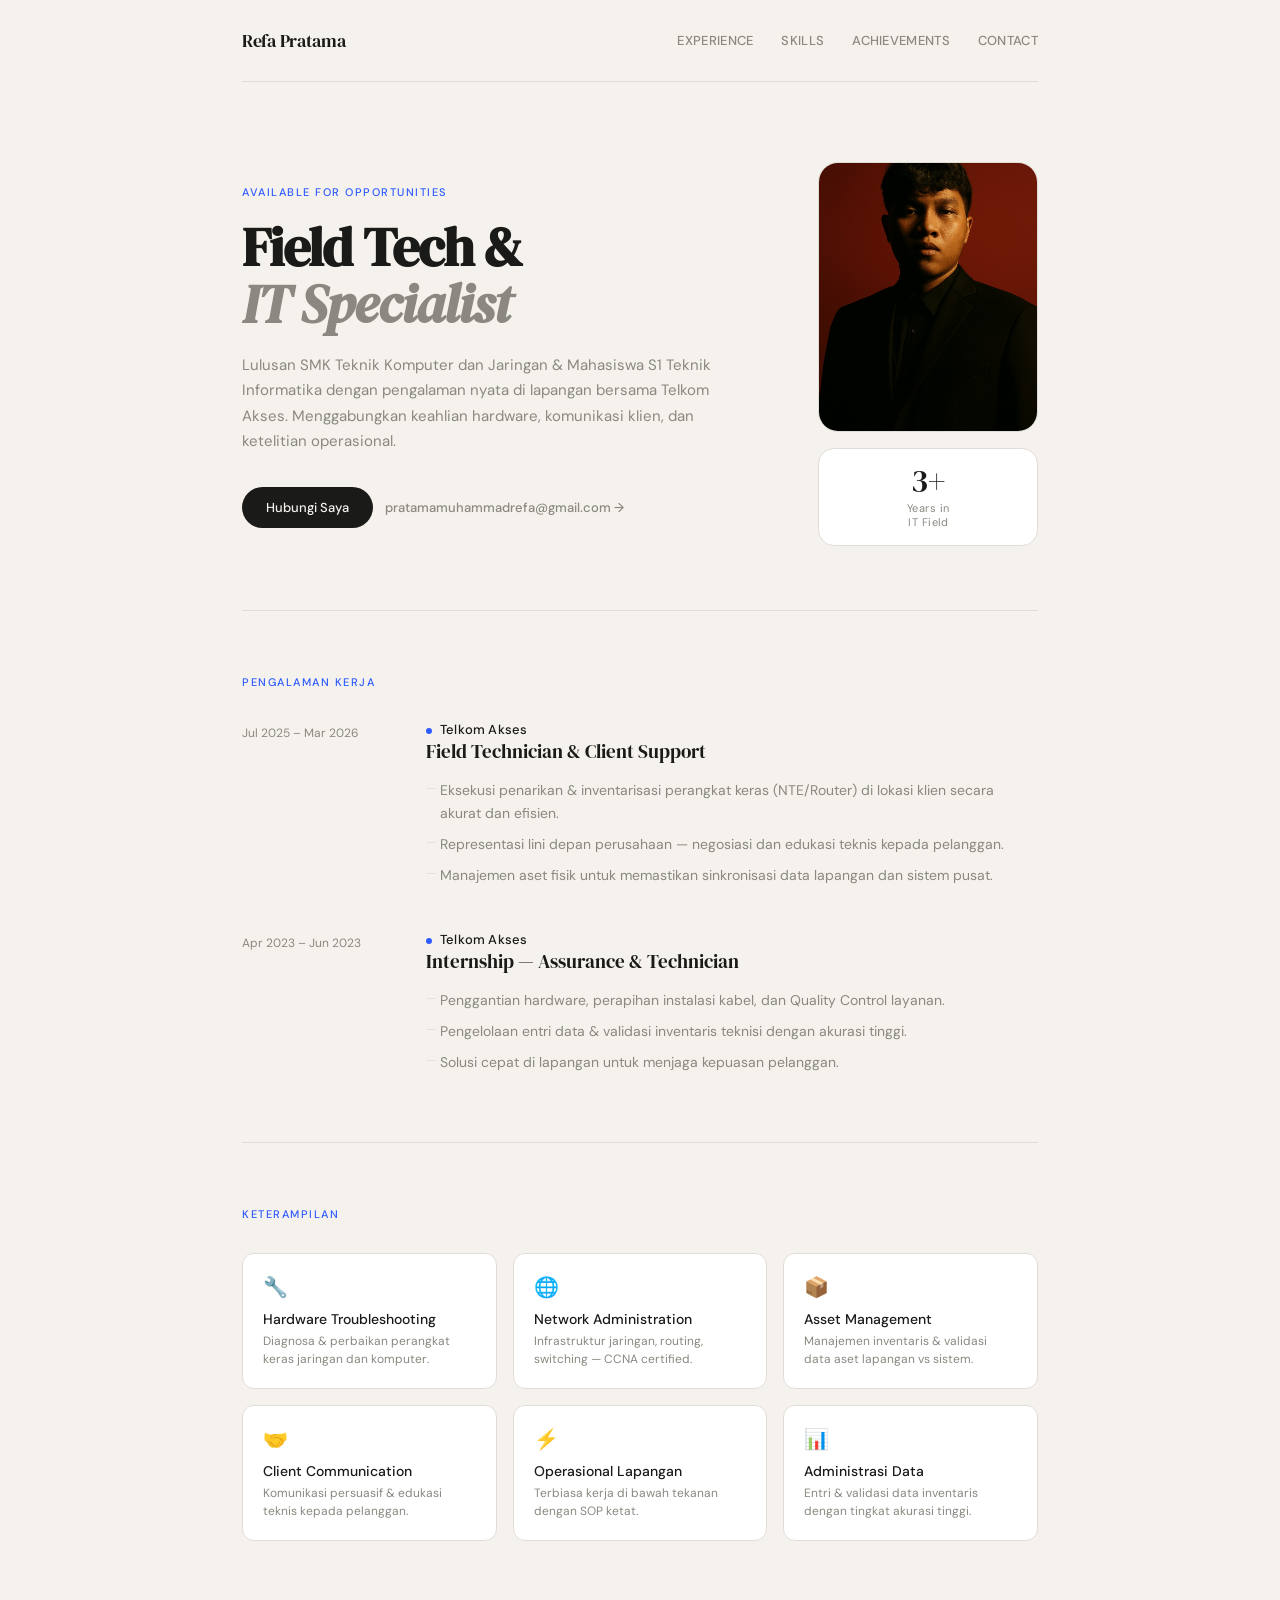
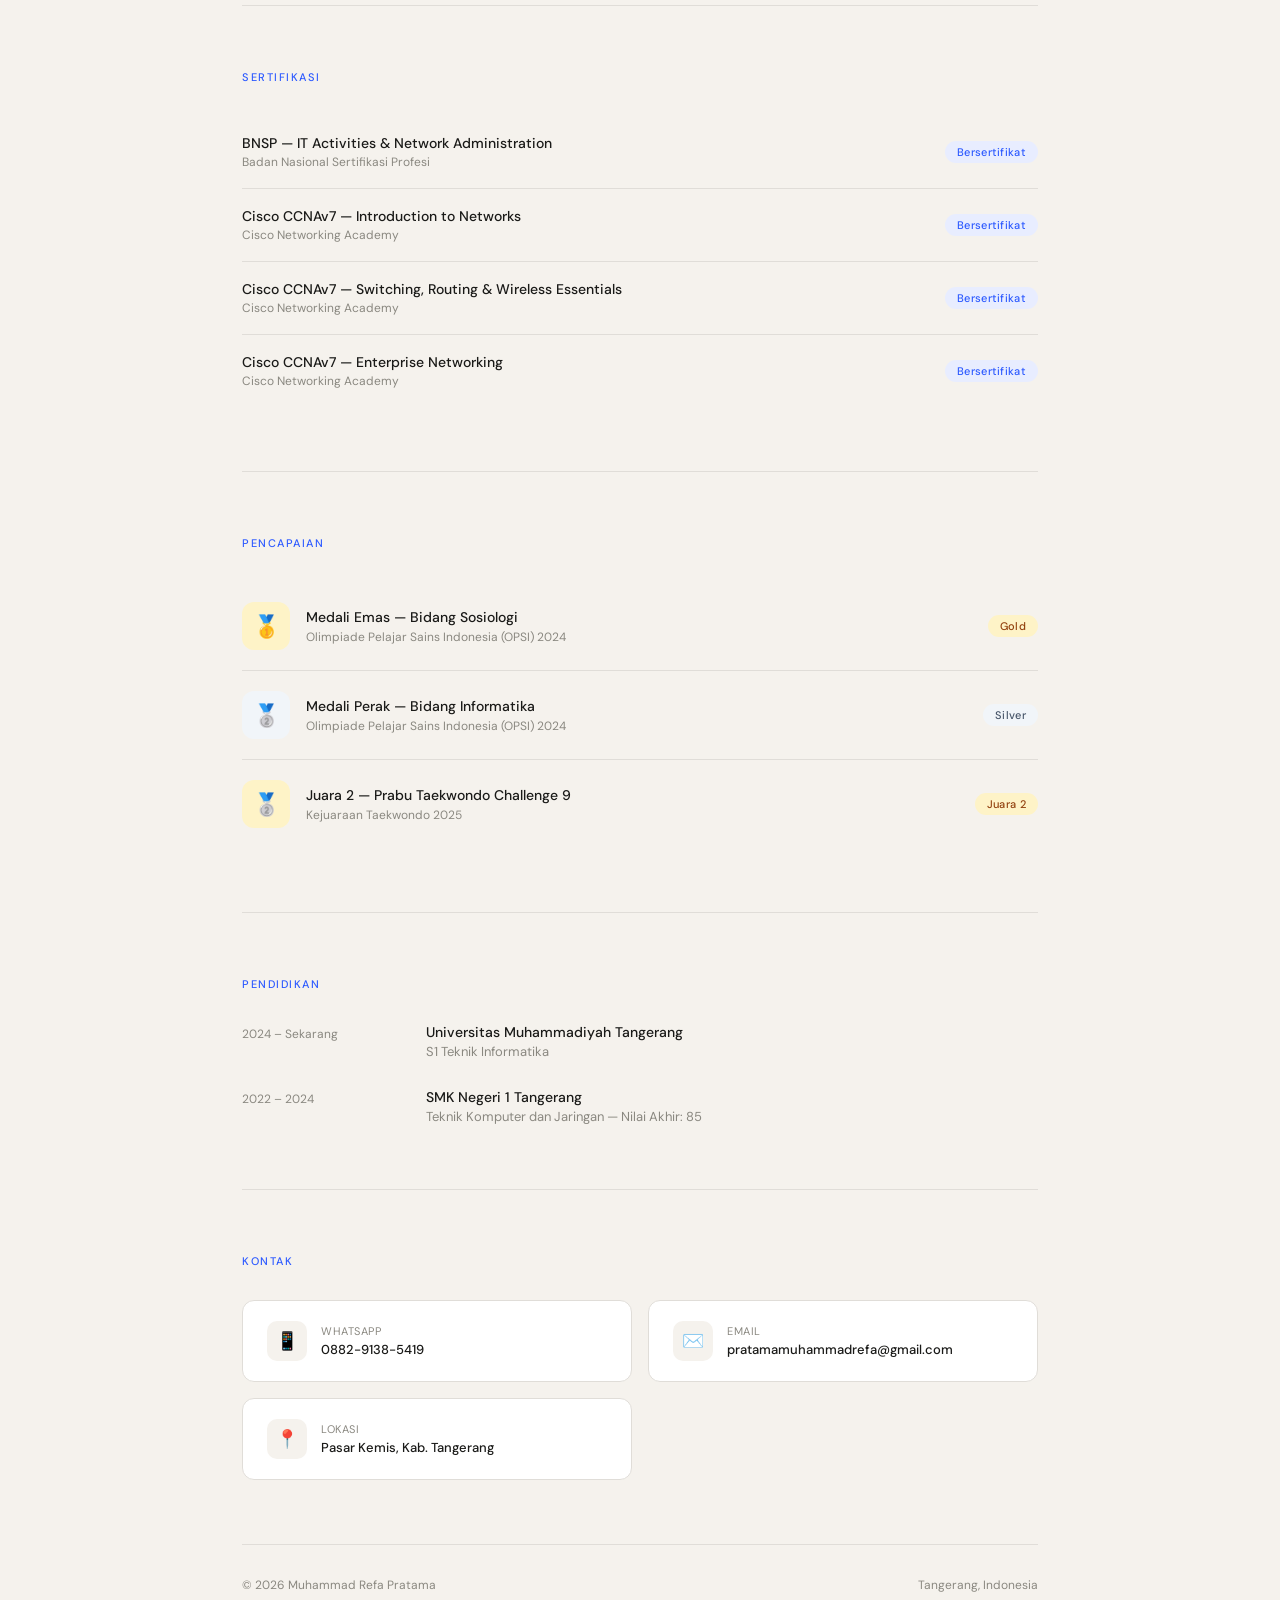
<file: index.html>
<!DOCTYPE html>
<html lang="id">
<head>
  <meta charset="UTF-8" />
  <meta name="viewport" content="width=device-width, initial-scale=1.0" />
  <title>Muhammad Refa Pratama — Portfolio</title>
  <link rel="preconnect" href="https://fonts.googleapis.com" />
  <link rel="preconnect" href="https://fonts.gstatic.com" crossorigin />
  <link href="https://fonts.googleapis.com/css2?family=DM+Serif+Display:ital@0;1&family=DM+Sans:wght@300;400;500&display=swap" rel="stylesheet" />
  <!-- Menghubungkan file CSS eksternal -->
  <link rel="stylesheet" href="style.css" />
</head>
<body>

  <div class="container">

    <!-- NAVIGASI -->
    <nav>
      <div class="nav-logo">Refa Pratama</div>
      <div class="nav-links">
        <a href="#experience">Experience</a>
        <a href="#skills">Skills</a>
        <a href="#achievements">Achievements</a>
        <a href="#contact">Contact</a>
      </div>
    </nav>

    <!-- HERO -->
    <div class="hero">
      <div class="hero-content">
        <span class="hero-tag">Available for Opportunities</span>
        <h1>Field Tech &<br><em>IT Specialist</em></h1>
        <p class="hero-bio">
          Lulusan SMK Teknik Komputer dan Jaringan & Mahasiswa S1 Teknik Informatika dengan pengalaman
          nyata di lapangan bersama Telkom Akses. Menggabungkan keahlian hardware,
          komunikasi klien, dan ketelitian operasional.
        </p>
        <div class="hero-actions">
          <a href="https://wa.me/6288291385419" class="btn-primary">Hubungi Saya</a>
          <a href="mailto:pratamamuhammadrefa@gmail.com" class="btn-secondary">
            pratamamuhammadrefa@gmail.com →
          </a>
        </div>
      </div>

      <!-- Kolom kanan: foto + badge -->
      <div class="hero-right">
        <img
          src="foto gg.jpg"
          alt="Muhammad Refa Pratama"
          class="hero-photo-large"
        />
        <div class="hero-badge">
          <span class="hero-badge-num">3+</span>
          <span class="hero-badge-label">Years in<br>IT Field</span>
        </div>
      </div>
    </div>

    <!-- PENGALAMAN KERJA -->
    <section id="experience">
      <div class="section-label">Pengalaman Kerja</div>

      <div class="exp-item">
        <div class="exp-period">Jul 2025 – Mar 2026</div>
        <div class="exp-detail">
          <div class="exp-company"><span class="exp-dot"></span>Telkom Akses</div>
          <div class="exp-role">Field Technician &amp; Client Support</div>
          <ul class="exp-list">
            <li>Eksekusi penarikan &amp; inventarisasi perangkat keras (NTE/Router) di lokasi klien secara akurat dan efisien.</li>
            <li>Representasi lini depan perusahaan — negosiasi dan edukasi teknis kepada pelanggan.</li>
            <li>Manajemen aset fisik untuk memastikan sinkronisasi data lapangan dan sistem pusat.</li>
          </ul>
        </div>
      </div>

      <div class="exp-item">
        <div class="exp-period">Apr 2023 – Jun 2023</div>
        <div class="exp-detail">
          <div class="exp-company"><span class="exp-dot"></span>Telkom Akses</div>
          <div class="exp-role">Internship — Assurance &amp; Technician</div>
          <ul class="exp-list">
            <li>Penggantian hardware, perapihan instalasi kabel, dan Quality Control layanan.</li>
            <li>Pengelolaan entri data &amp; validasi inventaris teknisi dengan akurasi tinggi.</li>
            <li>Solusi cepat di lapangan untuk menjaga kepuasan pelanggan.</li>
          </ul>
        </div>
      </div>
    </section>

    <!-- KETERAMPILAN -->
    <section id="skills">
      <div class="section-label">Keterampilan</div>
      <div class="skills-grid">
        <div class="skill-card">
          <div class="skill-icon">🔧</div>
          <div class="skill-name">Hardware Troubleshooting</div>
          <div class="skill-desc">Diagnosa &amp; perbaikan perangkat keras jaringan dan komputer.</div>
        </div>
        <div class="skill-card">
          <div class="skill-icon">🌐</div>
          <div class="skill-name">Network Administration</div>
          <div class="skill-desc">Infrastruktur jaringan, routing, switching — CCNA certified.</div>
        </div>
        <div class="skill-card">
          <div class="skill-icon">📦</div>
          <div class="skill-name">Asset Management</div>
          <div class="skill-desc">Manajemen inventaris &amp; validasi data aset lapangan vs sistem.</div>
        </div>
        <div class="skill-card">
          <div class="skill-icon">🤝</div>
          <div class="skill-name">Client Communication</div>
          <div class="skill-desc">Komunikasi persuasif &amp; edukasi teknis kepada pelanggan.</div>
        </div>
        <div class="skill-card">
          <div class="skill-icon">⚡</div>
          <div class="skill-name">Operasional Lapangan</div>
          <div class="skill-desc">Terbiasa kerja di bawah tekanan dengan SOP ketat.</div>
        </div>
        <div class="skill-card">
          <div class="skill-icon">📊</div>
          <div class="skill-name">Administrasi Data</div>
          <div class="skill-desc">Entri &amp; validasi data inventaris dengan tingkat akurasi tinggi.</div>
        </div>
      </div>
    </section>

    <!-- SERTIFIKASI -->
    <section id="certifications">
      <div class="section-label">Sertifikasi</div>
      <div class="cert-row">
        <div>
          <div class="cert-name">BNSP — IT Activities &amp; Network Administration</div>
          <div class="cert-issuer">Badan Nasional Sertifikasi Profesi</div>
        </div>
        <span class="cert-badge">Bersertifikat</span>
      </div>
      <div class="cert-row">
        <div>
          <div class="cert-name">Cisco CCNAv7 — Introduction to Networks</div>
          <div class="cert-issuer">Cisco Networking Academy</div>
        </div>
        <span class="cert-badge">Bersertifikat</span>
      </div>
      <div class="cert-row">
        <div>
          <div class="cert-name">Cisco CCNAv7 — Switching, Routing &amp; Wireless Essentials</div>
          <div class="cert-issuer">Cisco Networking Academy</div>
        </div>
        <span class="cert-badge">Bersertifikat</span>
      </div>
      <div class="cert-row">
        <div>
          <div class="cert-name">Cisco CCNAv7 — Enterprise Networking</div>
          <div class="cert-issuer">Cisco Networking Academy</div>
        </div>
        <span class="cert-badge">Bersertifikat</span>
      </div>
    </section>

    <!-- PENCAPAIAN -->
    <section id="achievements">
      <div class="section-label">Pencapaian</div>

      <div class="achieve-item">
        <div class="achieve-medal achieve-medal--gold">🥇</div>
        <div class="achieve-detail">
          <div class="achieve-title">Medali Emas — Bidang Sosiologi</div>
          <div class="achieve-event">Olimpiade Pelajar Sains Indonesia (OPSI) 2024</div>
        </div>
        <span class="achieve-badge achieve-badge--gold">Gold</span>
      </div>

      <div class="achieve-item">
        <div class="achieve-medal achieve-medal--silver">🥈</div>
        <div class="achieve-detail">
          <div class="achieve-title">Medali Perak — Bidang Informatika</div>
          <div class="achieve-event">Olimpiade Pelajar Sains Indonesia (OPSI) 2024</div>
        </div>
        <span class="achieve-badge achieve-badge--silver">Silver</span>
      </div>

      <div class="achieve-item">
        <div class="achieve-medal achieve-medal--bronze">🥈</div>
        <div class="achieve-detail">
          <div class="achieve-title">Juara 2 — Prabu Taekwondo Challenge 9</div>
          <div class="achieve-event">Kejuaraan Taekwondo 2025</div>
        </div>
        <span class="achieve-badge achieve-badge--bronze">Juara 2</span>
      </div>

    </section>

    <!-- PENDIDIKAN -->
    <section id="education">
      <div class="section-label">Pendidikan</div>
      <div class="edu-row">
        <div class="edu-period">2024 – Sekarang</div>
        <div>
          <div class="edu-school">Universitas Muhammadiyah Tangerang</div>
          <div class="edu-major">S1 Teknik Informatika</div>
        </div>
      </div>
      <div class="edu-row">
        <div class="edu-period">2022 – 2024</div>
        <div>
          <div class="edu-school">SMK Negeri 1 Tangerang</div>
          <div class="edu-major">Teknik Komputer dan Jaringan — Nilai Akhir: 85</div>
        </div>
      </div>
    </section>

    <!-- KONTAK -->
    <section id="contact">
      <div class="section-label">Kontak</div>
      <div class="contact-grid">
        <a href="https://wa.me/6288291385419" class="contact-card">
          <div class="contact-icon">📱</div>
          <div>
            <div class="contact-label">WhatsApp</div>
            <div class="contact-val">0882-9138-5419</div>
          </div>
        </a>
        <a href="mailto:pratamamuhammadrefa@gmail.com" class="contact-card">
          <div class="contact-icon">✉️</div>
          <div>
            <div class="contact-label">Email</div>
            <div class="contact-val">pratamamuhammadrefa@gmail.com</div>
          </div>
        </a>
        <div class="contact-card contact-card--static">
          <div class="contact-icon">📍</div>
          <div>
            <div class="contact-label">Lokasi</div>
            <div class="contact-val">Pasar Kemis, Kab. Tangerang</div>
          </div>
        </div>
      </div>
    </section>

    <!-- FOOTER -->
    <footer>
      <span class="footer-copy">© 2026 Muhammad Refa Pratama</span>
      <span class="footer-copy">Tangerang, Indonesia</span>
    </footer>

  </div>

</body>
</html>
</file>
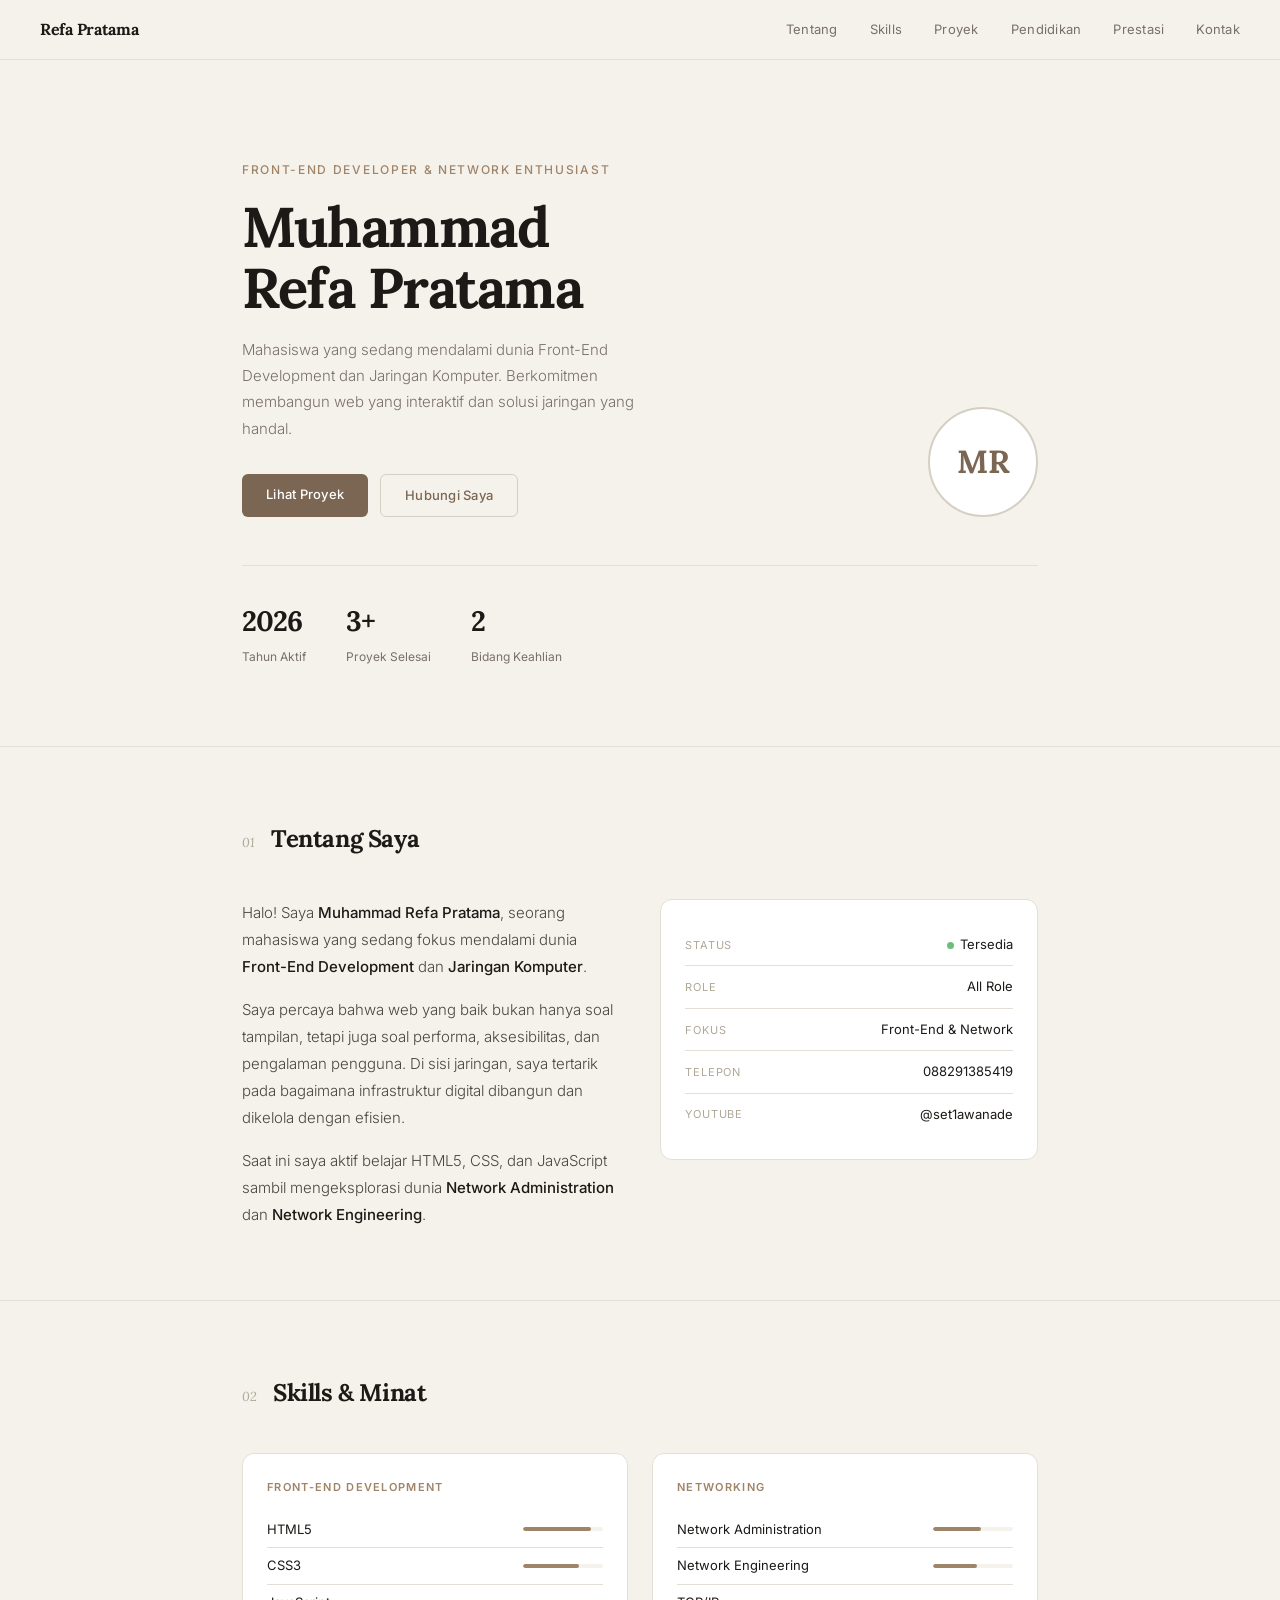
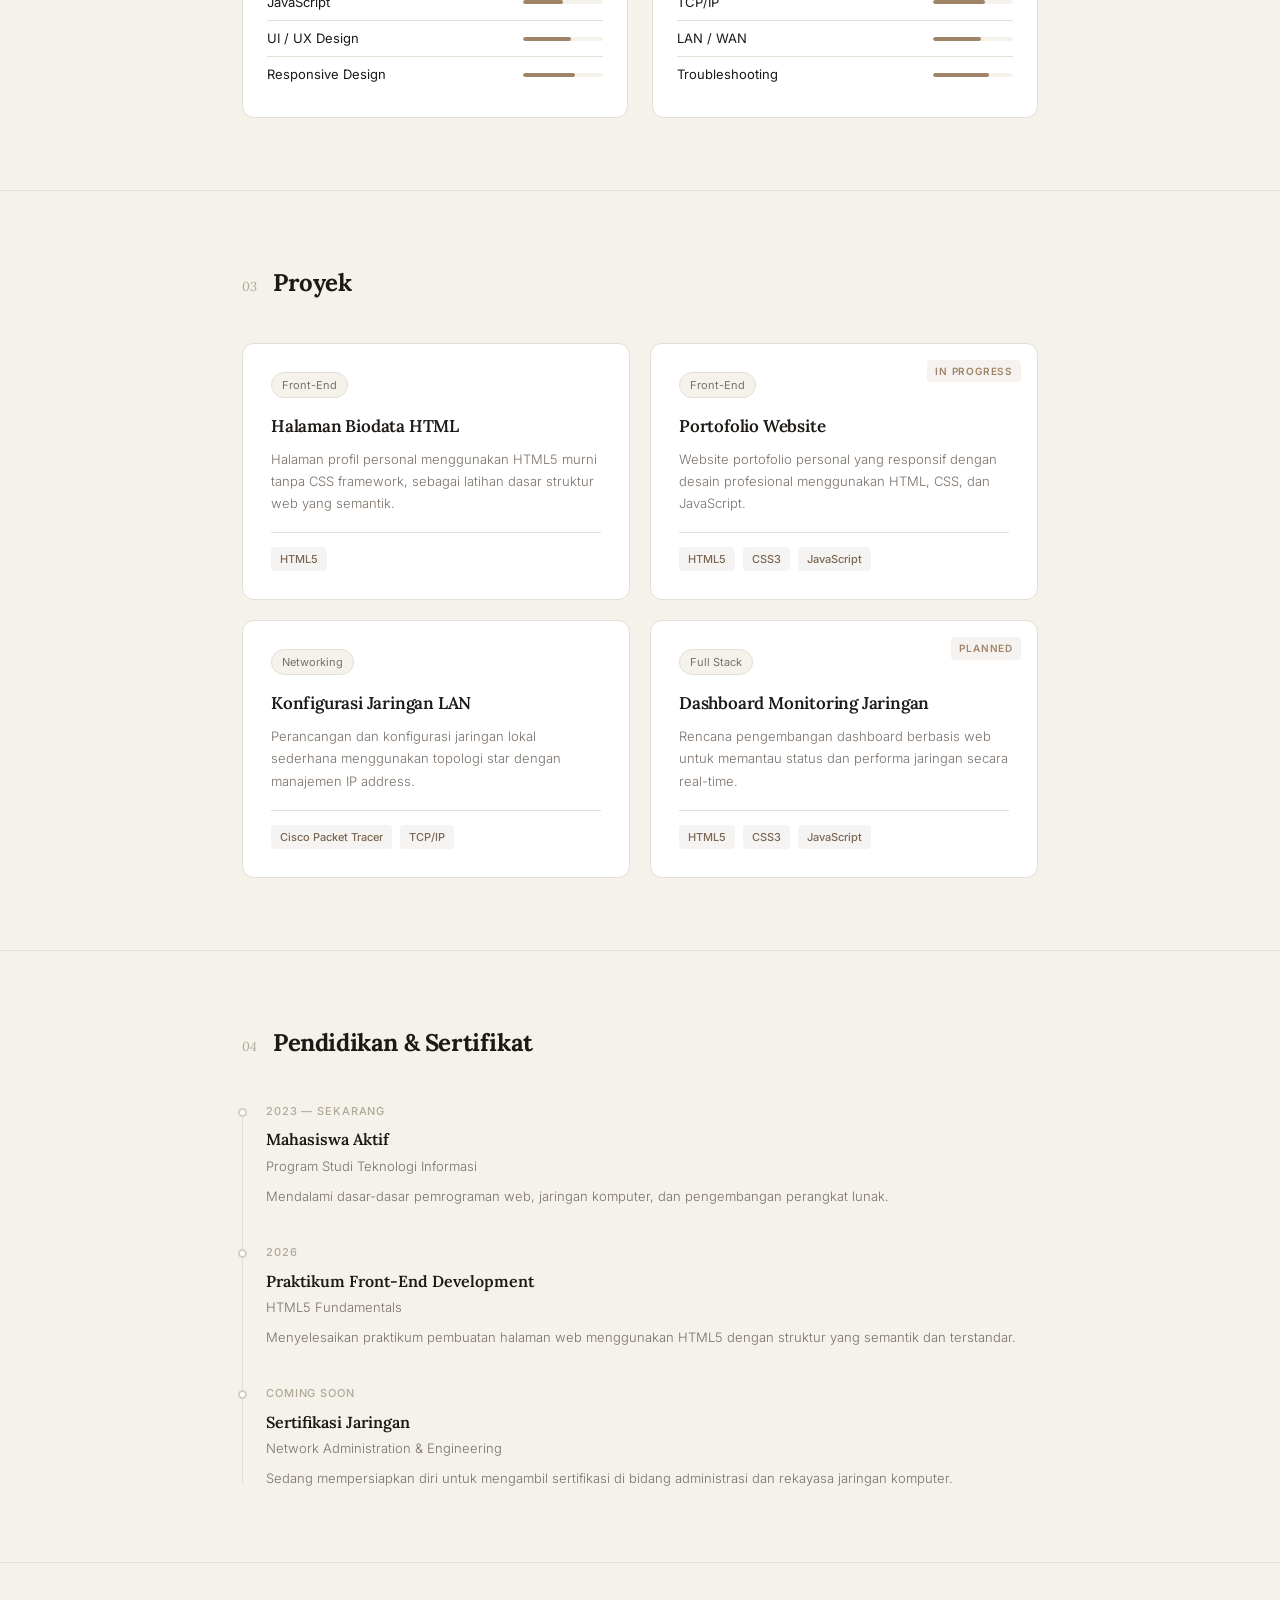
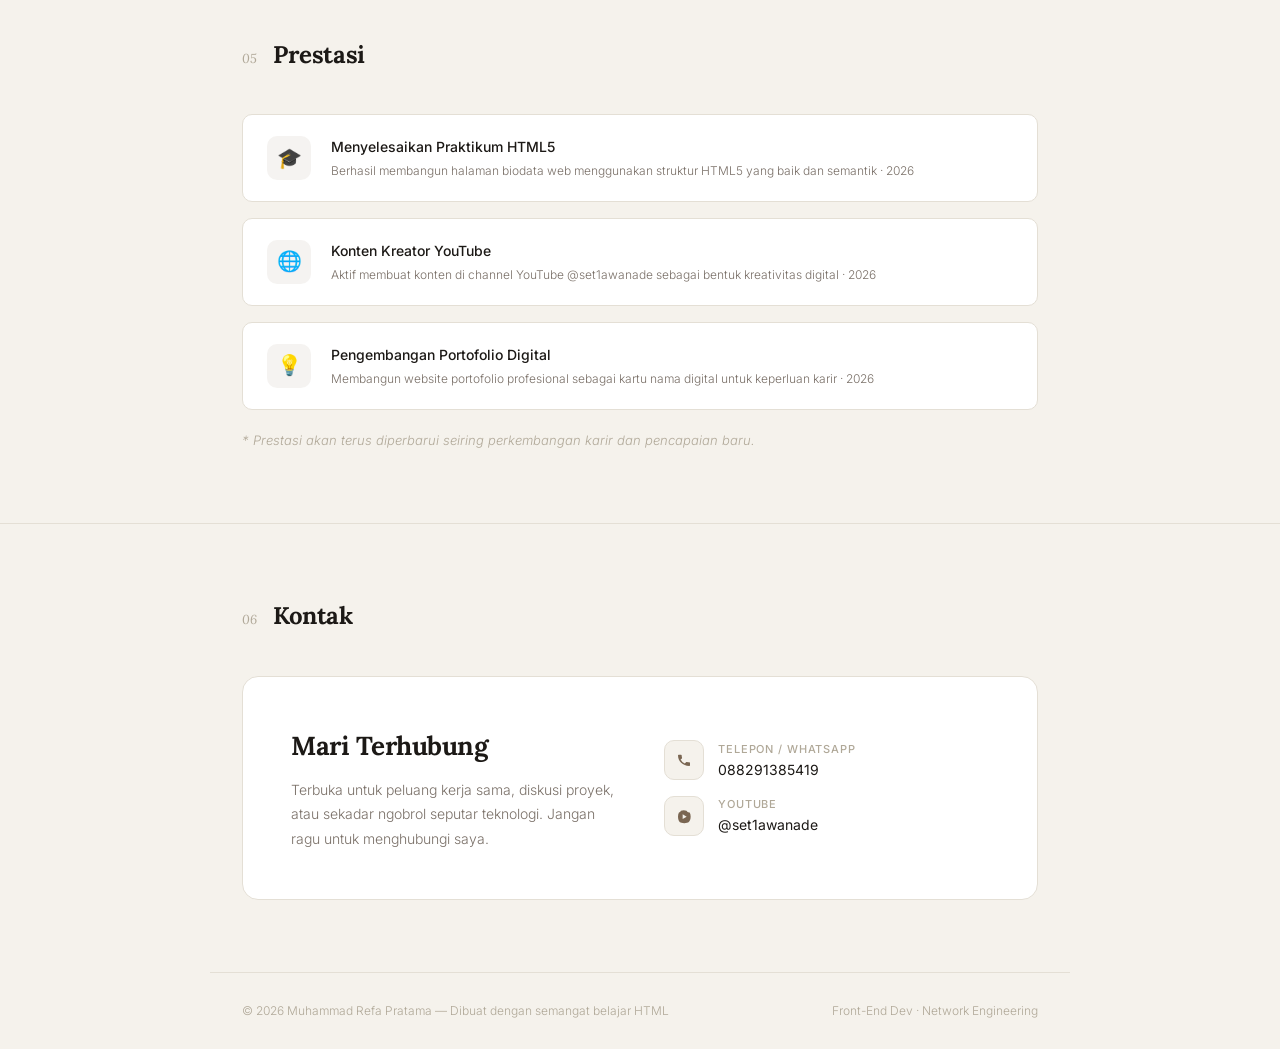
<file: portofolio_refa.html>
<!DOCTYPE html>
<html lang="id">
<head>
  <meta charset="UTF-8">
  <meta name="viewport" content="width=device-width, initial-scale=1.0">
  <title>Muhammad Refa Pratama — Portfolio</title>
  <link href="https://fonts.googleapis.com/css2?family=Lora:ital,wght@0,400;0,600;0,700;1,400&family=Inter:wght@300;400;500;600&display=swap" rel="stylesheet">
  <style>
    *, *::before, *::after { box-sizing: border-box; margin: 0; padding: 0; }

    :root {
      --bg:       #f5f2ec;
      --surface:  #faf8f4;
      --white:    #ffffff;
      --border:   #e4dfd5;
      --border2:  #d6cfc3;
      --accent:   #7a6652;
      --accent2:  #a08468;
      --text:     #1c1916;
      --muted:    #7a7068;
      --subtle:   #b0a898;
    }

    html { scroll-behavior: smooth; }

    body {
      background: var(--bg);
      color: var(--text);
      font-family: 'Inter', sans-serif;
      font-weight: 300;
      font-size: 15px;
      line-height: 1.65;
    }

    /* ── NAVBAR ───────────────────────────────── */
    nav {
      position: sticky;
      top: 0;
      z-index: 100;
      background: rgba(245,242,236,0.92);
      backdrop-filter: blur(12px);
      border-bottom: 1px solid var(--border);
      padding: 0 40px;
      height: 60px;
      display: flex;
      align-items: center;
      justify-content: space-between;
    }

    .nav-logo {
      font-family: 'Lora', serif;
      font-size: 16px;
      font-weight: 700;
      color: var(--text);
      letter-spacing: -0.3px;
    }

    .nav-links {
      display: flex;
      gap: 32px;
      list-style: none;
    }

    .nav-links a {
      text-decoration: none;
      font-size: 13px;
      font-weight: 400;
      color: var(--muted);
      letter-spacing: 0.02em;
      transition: color 0.2s;
    }

    .nav-links a:hover { color: var(--accent); }

    /* ── LAYOUT ───────────────────────────────── */
    .container {
      max-width: 860px;
      margin: 0 auto;
      padding: 0 32px;
    }

    section {
      padding: 72px 0;
      border-bottom: 1px solid var(--border);
    }

    section:last-of-type { border-bottom: none; }

    .section-header {
      display: flex;
      align-items: baseline;
      gap: 16px;
      margin-bottom: 40px;
    }

    .section-number {
      font-family: 'Lora', serif;
      font-size: 13px;
      font-style: italic;
      color: var(--subtle);
    }

    .section-title {
      font-family: 'Lora', serif;
      font-size: 24px;
      font-weight: 700;
      color: var(--text);
      letter-spacing: -0.4px;
    }

    /* ── HERO ─────────────────────────────────── */
    #hero {
      padding: 100px 0 80px;
      border-bottom: 1px solid var(--border);
    }

    .hero-inner {
      display: grid;
      grid-template-columns: 1fr auto;
      gap: 48px;
      align-items: end;
    }

    .hero-eyebrow {
      font-size: 12px;
      font-weight: 500;
      letter-spacing: 0.14em;
      text-transform: uppercase;
      color: var(--accent2);
      margin-bottom: 16px;
    }

    .hero-name {
      font-family: 'Lora', serif;
      font-size: clamp(36px, 6vw, 56px);
      font-weight: 700;
      line-height: 1.1;
      letter-spacing: -1.5px;
      color: var(--text);
    }

    .hero-sub {
      margin-top: 18px;
      font-size: 15px;
      color: var(--muted);
      font-weight: 300;
      max-width: 440px;
      line-height: 1.75;
    }

    .hero-cta {
      margin-top: 32px;
      display: flex;
      gap: 12px;
      flex-wrap: wrap;
    }

    .btn-primary {
      padding: 10px 24px;
      background: var(--accent);
      color: #fff;
      border: none;
      border-radius: 6px;
      font-size: 13px;
      font-weight: 500;
      text-decoration: none;
      cursor: pointer;
      letter-spacing: 0.02em;
      transition: background 0.2s;
    }

    .btn-primary:hover { background: #6a5644; }

    .btn-outline {
      padding: 10px 24px;
      background: transparent;
      color: var(--accent);
      border: 1px solid var(--border2);
      border-radius: 6px;
      font-size: 13px;
      font-weight: 500;
      text-decoration: none;
      cursor: pointer;
      letter-spacing: 0.02em;
      transition: border-color 0.2s, color 0.2s;
    }

    .btn-outline:hover { border-color: var(--accent); }

    .hero-avatar {
      width: 110px;
      height: 110px;
      border-radius: 50%;
      background: var(--white);
      border: 2px solid var(--border2);
      display: flex;
      align-items: center;
      justify-content: center;
      font-family: 'Lora', serif;
      font-size: 32px;
      font-weight: 700;
      color: var(--accent);
      flex-shrink: 0;
    }

    .hero-stats {
      margin-top: 48px;
      padding-top: 32px;
      border-top: 1px solid var(--border);
      display: flex;
      gap: 40px;
    }

    .stat-num {
      font-family: 'Lora', serif;
      font-size: 28px;
      font-weight: 700;
      color: var(--text);
      letter-spacing: -1px;
    }

    .stat-label {
      font-size: 12px;
      color: var(--muted);
      margin-top: 2px;
      font-weight: 400;
    }

    /* ── ABOUT ────────────────────────────────── */
    .about-grid {
      display: grid;
      grid-template-columns: 1fr 1fr;
      gap: 40px;
      align-items: start;
    }

    .about-text p {
      font-size: 15px;
      color: #4a4540;
      line-height: 1.8;
      font-weight: 300;
    }

    .about-text p + p { margin-top: 16px; }

    .about-text p strong {
      color: var(--text);
      font-weight: 500;
    }

    .about-details {
      background: var(--white);
      border: 1px solid var(--border);
      border-radius: 12px;
      padding: 24px;
    }

    .detail-row {
      display: flex;
      justify-content: space-between;
      align-items: center;
      padding: 10px 0;
      border-bottom: 1px solid var(--border);
      font-size: 13px;
    }

    .detail-row:last-child { border-bottom: none; }

    .detail-row .key {
      color: var(--subtle);
      font-weight: 400;
      text-transform: uppercase;
      letter-spacing: 0.08em;
      font-size: 11px;
    }

    .detail-row .val {
      color: var(--text);
      font-weight: 400;
      text-align: right;
    }

    .status-dot {
      display: inline-block;
      width: 7px;
      height: 7px;
      background: #6abf7a;
      border-radius: 50%;
      margin-right: 6px;
    }

    /* ── SKILLS ───────────────────────────────── */
    .skills-groups {
      display: grid;
      grid-template-columns: 1fr 1fr;
      gap: 24px;
    }

    .skill-group {
      background: var(--white);
      border: 1px solid var(--border);
      border-radius: 12px;
      padding: 24px;
    }

    .skill-group-title {
      font-size: 11px;
      font-weight: 600;
      letter-spacing: 0.12em;
      text-transform: uppercase;
      color: var(--accent2);
      margin-bottom: 16px;
    }

    .skill-item {
      display: flex;
      align-items: center;
      justify-content: space-between;
      padding: 7px 0;
      border-bottom: 1px solid var(--border);
      font-size: 13px;
    }

    .skill-item:last-child { border-bottom: none; }

    .skill-name { color: var(--text); font-weight: 400; }

    .skill-bar-wrap {
      width: 80px;
      height: 4px;
      background: var(--bg);
      border-radius: 2px;
      overflow: hidden;
    }

    .skill-bar {
      height: 100%;
      background: var(--accent2);
      border-radius: 2px;
    }

    /* ── PROJECTS ─────────────────────────────── */
    .projects-grid {
      display: grid;
      grid-template-columns: 1fr 1fr;
      gap: 20px;
    }

    .project-card {
      background: var(--white);
      border: 1px solid var(--border);
      border-radius: 12px;
      padding: 28px;
      transition: border-color 0.2s, transform 0.2s;
      position: relative;
    }

    .project-card:hover {
      border-color: var(--border2);
      transform: translateY(-2px);
    }

    .project-tag {
      display: inline-block;
      padding: 3px 10px;
      background: var(--bg);
      border: 1px solid var(--border);
      border-radius: 20px;
      font-size: 11px;
      color: var(--muted);
      font-weight: 400;
      margin-bottom: 14px;
    }

    .project-title {
      font-family: 'Lora', serif;
      font-size: 17px;
      font-weight: 600;
      color: var(--text);
      margin-bottom: 8px;
      letter-spacing: -0.2px;
    }

    .project-desc {
      font-size: 13px;
      color: var(--muted);
      line-height: 1.7;
      font-weight: 300;
    }

    .project-footer {
      margin-top: 18px;
      padding-top: 14px;
      border-top: 1px solid var(--border);
      display: flex;
      gap: 8px;
      flex-wrap: wrap;
    }

    .tech-pill {
      font-size: 11px;
      color: var(--accent);
      background: rgba(122,102,82,0.07);
      padding: 3px 9px;
      border-radius: 4px;
      font-weight: 500;
    }

    .project-wip {
      position: absolute;
      top: 16px;
      right: 16px;
      font-size: 10px;
      font-weight: 600;
      letter-spacing: 0.08em;
      text-transform: uppercase;
      color: var(--accent2);
      background: rgba(160,132,104,0.1);
      padding: 3px 8px;
      border-radius: 4px;
    }

    /* ── EDUCATION / CERTS ────────────────────── */
    .timeline {
      position: relative;
      padding-left: 24px;
    }

    .timeline::before {
      content: '';
      position: absolute;
      left: 0;
      top: 6px;
      bottom: 6px;
      width: 1px;
      background: var(--border);
    }

    .timeline-item {
      position: relative;
      padding-bottom: 36px;
    }

    .timeline-item:last-child { padding-bottom: 0; }

    .timeline-dot {
      position: absolute;
      left: -28px;
      top: 6px;
      width: 9px;
      height: 9px;
      border-radius: 50%;
      background: var(--white);
      border: 2px solid var(--border2);
    }

    .timeline-year {
      font-size: 11px;
      font-weight: 500;
      color: var(--subtle);
      letter-spacing: 0.08em;
      text-transform: uppercase;
      margin-bottom: 6px;
    }

    .timeline-title {
      font-family: 'Lora', serif;
      font-size: 16px;
      font-weight: 600;
      color: var(--text);
      margin-bottom: 3px;
    }

    .timeline-place {
      font-size: 13px;
      color: var(--muted);
      font-weight: 300;
    }

    .timeline-desc {
      margin-top: 8px;
      font-size: 13px;
      color: var(--muted);
      line-height: 1.7;
      font-weight: 300;
    }

    /* ── ACHIEVEMENTS ─────────────────────────── */
    .achievement-list {
      display: flex;
      flex-direction: column;
      gap: 16px;
    }

    .achievement-item {
      background: var(--white);
      border: 1px solid var(--border);
      border-radius: 10px;
      padding: 20px 24px;
      display: flex;
      align-items: center;
      gap: 20px;
    }

    .ach-icon {
      width: 44px;
      height: 44px;
      border-radius: 10px;
      background: rgba(122,102,82,0.08);
      display: flex;
      align-items: center;
      justify-content: center;
      flex-shrink: 0;
      font-size: 20px;
    }

    .ach-title {
      font-size: 14px;
      font-weight: 500;
      color: var(--text);
      margin-bottom: 3px;
    }

    .ach-desc {
      font-size: 12px;
      color: var(--muted);
      font-weight: 300;
    }

    /* ── CONTACT ──────────────────────────────── */
    #contact {
      border-bottom: none;
    }

    .contact-inner {
      background: var(--white);
      border: 1px solid var(--border);
      border-radius: 16px;
      padding: 48px;
      display: grid;
      grid-template-columns: 1fr 1fr;
      gap: 48px;
      align-items: center;
    }

    .contact-left h3 {
      font-family: 'Lora', serif;
      font-size: 26px;
      font-weight: 700;
      color: var(--text);
      letter-spacing: -0.5px;
      margin-bottom: 10px;
    }

    .contact-left p {
      font-size: 14px;
      color: var(--muted);
      font-weight: 300;
      line-height: 1.75;
    }

    .contact-items {
      display: flex;
      flex-direction: column;
      gap: 14px;
    }

    .contact-link {
      display: flex;
      align-items: center;
      gap: 14px;
      text-decoration: none;
    }

    .contact-link .c-icon {
      width: 40px;
      height: 40px;
      border-radius: 10px;
      background: var(--bg);
      border: 1px solid var(--border);
      display: flex;
      align-items: center;
      justify-content: center;
      flex-shrink: 0;
    }

    .contact-link .c-icon svg {
      width: 16px;
      height: 16px;
      fill: var(--accent);
    }

    .contact-link .c-label {
      font-size: 11px;
      color: var(--subtle);
      text-transform: uppercase;
      letter-spacing: 0.08em;
      font-weight: 500;
    }

    .contact-link .c-val {
      font-size: 14px;
      color: var(--text);
      font-weight: 400;
    }

    /* ── FOOTER ───────────────────────────────── */
    footer {
      padding: 28px 32px;
      border-top: 1px solid var(--border);
      display: flex;
      align-items: center;
      justify-content: space-between;
      max-width: 860px;
      margin: 0 auto;
    }

    footer p {
      font-size: 12px;
      color: var(--subtle);
      font-weight: 300;
    }

    /* ── RESPONSIVE ───────────────────────────── */
    @media (max-width: 640px) {
      nav { padding: 0 20px; }
      .nav-links { display: none; }
      .container { padding: 0 20px; }
      .hero-inner { grid-template-columns: 1fr; }
      .hero-avatar { display: none; }
      .about-grid { grid-template-columns: 1fr; }
      .skills-groups { grid-template-columns: 1fr; }
      .projects-grid { grid-template-columns: 1fr; }
      .contact-inner { grid-template-columns: 1fr; padding: 28px; }
      .hero-stats { gap: 24px; }
    }
  </style>
</head>
<body>

<!-- NAVBAR -->
<nav>
  <div class="nav-logo">Refa Pratama</div>
  <ul class="nav-links">
    <li><a href="#about">Tentang</a></li>
    <li><a href="#skills">Skills</a></li>
    <li><a href="#projects">Proyek</a></li>
    <li><a href="#education">Pendidikan</a></li>
    <li><a href="#achievements">Prestasi</a></li>
    <li><a href="#contact">Kontak</a></li>
  </ul>
</nav>

<!-- HERO -->
<section id="hero">
  <div class="container">
    <div class="hero-inner">
      <div>
        <p class="hero-eyebrow">Front-End Developer & Network Enthusiast</p>
        <h1 class="hero-name">Muhammad<br>Refa Pratama</h1>
        <p class="hero-sub">Mahasiswa yang sedang mendalami dunia Front-End Development dan Jaringan Komputer. Berkomitmen membangun web yang interaktif dan solusi jaringan yang handal.</p>
        <div class="hero-cta">
          <a class="btn-primary" href="#projects">Lihat Proyek</a>
          <a class="btn-outline" href="#contact">Hubungi Saya</a>
        </div>
      </div>
      <div class="hero-avatar">MR</div>
    </div>
    <div class="hero-stats">
      <div>
        <div class="stat-num">2026</div>
        <div class="stat-label">Tahun Aktif</div>
      </div>
      <div>
        <div class="stat-num">3+</div>
        <div class="stat-label">Proyek Selesai</div>
      </div>
      <div>
        <div class="stat-num">2</div>
        <div class="stat-label">Bidang Keahlian</div>
      </div>
    </div>
  </div>
</section>

<!-- ABOUT -->
<section id="about">
  <div class="container">
    <div class="section-header">
      <span class="section-number">01</span>
      <h2 class="section-title">Tentang Saya</h2>
    </div>
    <div class="about-grid">
      <div class="about-text">
        <p>Halo! Saya <strong>Muhammad Refa Pratama</strong>, seorang mahasiswa yang sedang fokus mendalami dunia <strong>Front-End Development</strong> dan <strong>Jaringan Komputer</strong>.</p>
        <p>Saya percaya bahwa web yang baik bukan hanya soal tampilan, tetapi juga soal performa, aksesibilitas, dan pengalaman pengguna. Di sisi jaringan, saya tertarik pada bagaimana infrastruktur digital dibangun dan dikelola dengan efisien.</p>
        <p>Saat ini saya aktif belajar HTML5, CSS, dan JavaScript sambil mengeksplorasi dunia <strong>Network Administration</strong> dan <strong>Network Engineering</strong>.</p>
      </div>
      <div class="about-details">
        <div class="detail-row">
          <span class="key">Status</span>
          <span class="val"><span class="status-dot"></span>Tersedia</span>
        </div>
        <div class="detail-row">
          <span class="key">Role</span>
          <span class="val">All Role</span>
        </div>
        <div class="detail-row">
          <span class="key">Fokus</span>
          <span class="val">Front-End & Network</span>
        </div>
        <div class="detail-row">
          <span class="key">Telepon</span>
          <span class="val">088291385419</span>
        </div>
        <div class="detail-row">
          <span class="key">YouTube</span>
          <span class="val">@set1awanade</span>
        </div>
      </div>
    </div>
  </div>
</section>

<!-- SKILLS -->
<section id="skills">
  <div class="container">
    <div class="section-header">
      <span class="section-number">02</span>
      <h2 class="section-title">Skills & Minat</h2>
    </div>
    <div class="skills-groups">
      <div class="skill-group">
        <div class="skill-group-title">Front-End Development</div>
        <div class="skill-item">
          <span class="skill-name">HTML5</span>
          <div class="skill-bar-wrap"><div class="skill-bar" style="width:85%"></div></div>
        </div>
        <div class="skill-item">
          <span class="skill-name">CSS3</span>
          <div class="skill-bar-wrap"><div class="skill-bar" style="width:70%"></div></div>
        </div>
        <div class="skill-item">
          <span class="skill-name">JavaScript</span>
          <div class="skill-bar-wrap"><div class="skill-bar" style="width:50%"></div></div>
        </div>
        <div class="skill-item">
          <span class="skill-name">UI / UX Design</span>
          <div class="skill-bar-wrap"><div class="skill-bar" style="width:60%"></div></div>
        </div>
        <div class="skill-item">
          <span class="skill-name">Responsive Design</span>
          <div class="skill-bar-wrap"><div class="skill-bar" style="width:65%"></div></div>
        </div>
      </div>
      <div class="skill-group">
        <div class="skill-group-title">Networking</div>
        <div class="skill-item">
          <span class="skill-name">Network Administration</span>
          <div class="skill-bar-wrap"><div class="skill-bar" style="width:60%"></div></div>
        </div>
        <div class="skill-item">
          <span class="skill-name">Network Engineering</span>
          <div class="skill-bar-wrap"><div class="skill-bar" style="width:55%"></div></div>
        </div>
        <div class="skill-item">
          <span class="skill-name">TCP/IP</span>
          <div class="skill-bar-wrap"><div class="skill-bar" style="width:65%"></div></div>
        </div>
        <div class="skill-item">
          <span class="skill-name">LAN / WAN</span>
          <div class="skill-bar-wrap"><div class="skill-bar" style="width:60%"></div></div>
        </div>
        <div class="skill-item">
          <span class="skill-name">Troubleshooting</span>
          <div class="skill-bar-wrap"><div class="skill-bar" style="width:70%"></div></div>
        </div>
      </div>
    </div>
  </div>
</section>

<!-- PROJECTS -->
<section id="projects">
  <div class="container">
    <div class="section-header">
      <span class="section-number">03</span>
      <h2 class="section-title">Proyek</h2>
    </div>
    <div class="projects-grid">
      <div class="project-card">
        <span class="project-tag">Front-End</span>
        <div class="project-title">Halaman Biodata HTML</div>
        <p class="project-desc">Halaman profil personal menggunakan HTML5 murni tanpa CSS framework, sebagai latihan dasar struktur web yang semantik.</p>
        <div class="project-footer">
          <span class="tech-pill">HTML5</span>
        </div>
      </div>
      <div class="project-card">
        <span class="project-wip">In Progress</span>
        <span class="project-tag">Front-End</span>
        <div class="project-title">Portofolio Website</div>
        <p class="project-desc">Website portofolio personal yang responsif dengan desain profesional menggunakan HTML, CSS, dan JavaScript.</p>
        <div class="project-footer">
          <span class="tech-pill">HTML5</span>
          <span class="tech-pill">CSS3</span>
          <span class="tech-pill">JavaScript</span>
        </div>
      </div>
      <div class="project-card">
        <span class="project-tag">Networking</span>
        <div class="project-title">Konfigurasi Jaringan LAN</div>
        <p class="project-desc">Perancangan dan konfigurasi jaringan lokal sederhana menggunakan topologi star dengan manajemen IP address.</p>
        <div class="project-footer">
          <span class="tech-pill">Cisco Packet Tracer</span>
          <span class="tech-pill">TCP/IP</span>
        </div>
      </div>
      <div class="project-card">
        <span class="project-wip">Planned</span>
        <span class="project-tag">Full Stack</span>
        <div class="project-title">Dashboard Monitoring Jaringan</div>
        <p class="project-desc">Rencana pengembangan dashboard berbasis web untuk memantau status dan performa jaringan secara real-time.</p>
        <div class="project-footer">
          <span class="tech-pill">HTML5</span>
          <span class="tech-pill">CSS3</span>
          <span class="tech-pill">JavaScript</span>
        </div>
      </div>
    </div>
  </div>
</section>

<!-- EDUCATION & CERTS -->
<section id="education">
  <div class="container">
    <div class="section-header">
      <span class="section-number">04</span>
      <h2 class="section-title">Pendidikan & Sertifikat</h2>
    </div>
    <div class="timeline">
      <div class="timeline-item">
        <div class="timeline-dot"></div>
        <div class="timeline-year">2023 — Sekarang</div>
        <div class="timeline-title">Mahasiswa Aktif</div>
        <div class="timeline-place">Program Studi Teknologi Informasi</div>
        <div class="timeline-desc">Mendalami dasar-dasar pemrograman web, jaringan komputer, dan pengembangan perangkat lunak.</div>
      </div>
      <div class="timeline-item">
        <div class="timeline-dot"></div>
        <div class="timeline-year">2026</div>
        <div class="timeline-title">Praktikum Front-End Development</div>
        <div class="timeline-place">HTML5 Fundamentals</div>
        <div class="timeline-desc">Menyelesaikan praktikum pembuatan halaman web menggunakan HTML5 dengan struktur yang semantik dan terstandar.</div>
      </div>
      <div class="timeline-item">
        <div class="timeline-dot"></div>
        <div class="timeline-year">Coming Soon</div>
        <div class="timeline-title">Sertifikasi Jaringan</div>
        <div class="timeline-place">Network Administration & Engineering</div>
        <div class="timeline-desc">Sedang mempersiapkan diri untuk mengambil sertifikasi di bidang administrasi dan rekayasa jaringan komputer.</div>
      </div>
    </div>
  </div>
</section>

<!-- ACHIEVEMENTS -->
<section id="achievements">
  <div class="container">
    <div class="section-header">
      <span class="section-number">05</span>
      <h2 class="section-title">Prestasi</h2>
    </div>
    <div class="achievement-list">
      <div class="achievement-item">
        <div class="ach-icon">🎓</div>
        <div>
          <div class="ach-title">Menyelesaikan Praktikum HTML5</div>
          <div class="ach-desc">Berhasil membangun halaman biodata web menggunakan struktur HTML5 yang baik dan semantik · 2026</div>
        </div>
      </div>
      <div class="achievement-item">
        <div class="ach-icon">🌐</div>
        <div>
          <div class="ach-title">Konten Kreator YouTube</div>
          <div class="ach-desc">Aktif membuat konten di channel YouTube @set1awanade sebagai bentuk kreativitas digital · 2026</div>
        </div>
      </div>
      <div class="achievement-item">
        <div class="ach-icon">💡</div>
        <div>
          <div class="ach-title">Pengembangan Portofolio Digital</div>
          <div class="ach-desc">Membangun website portofolio profesional sebagai kartu nama digital untuk keperluan karir · 2026</div>
        </div>
      </div>
    </div>
    <p style="margin-top: 20px; font-size: 13px; color: var(--subtle); font-style: italic;">
      * Prestasi akan terus diperbarui seiring perkembangan karir dan pencapaian baru.
    </p>
  </div>
</section>

<!-- CONTACT -->
<section id="contact">
  <div class="container">
    <div class="section-header">
      <span class="section-number">06</span>
      <h2 class="section-title">Kontak</h2>
    </div>
    <div class="contact-inner">
      <div class="contact-left">
        <h3>Mari Terhubung</h3>
        <p>Terbuka untuk peluang kerja sama, diskusi proyek, atau sekadar ngobrol seputar teknologi. Jangan ragu untuk menghubungi saya.</p>
      </div>
      <div class="contact-items">
        <a class="contact-link" href="tel:088291385419">
          <div class="c-icon">
            <svg viewBox="0 0 24 24"><path d="M6.62 10.79a15.053 15.053 0 006.59 6.59l2.2-2.2a1 1 0 011.01-.24c1.12.37 2.33.57 3.58.57a1 1 0 011 1V20a1 1 0 01-1 1C10.01 21 3 13.99 3 5a1 1 0 011-1h3.5a1 1 0 011 1c0 1.25.2 2.45.57 3.57a1 1 0 01-.25 1.02l-2.2 2.2z"/></svg>
          </div>
          <div>
            <div class="c-label">Telepon / WhatsApp</div>
            <div class="c-val">088291385419</div>
          </div>
        </a>
        <a class="contact-link" href="https://www.youtube.com/@set1awanade" target="_blank" rel="noopener">
          <div class="c-icon">
            <svg viewBox="0 0 24 24"><path d="M19.59 6.69a4.83 4.83 0 01-3.77-2.75 12.84 12.84 0 00-8.45 0A4.83 4.83 0 014.4 6.69C3.42 8.73 3 10.92 3 13.1c0 2.18.42 4.37 1.4 6.41a4.83 4.83 0 003.77 2.75 12.84 12.84 0 008.45 0 4.83 4.83 0 003.77-2.75C21.58 17.47 22 15.28 22 13.1c0-2.18-.42-4.37-1.41-6.41zM10 16.5v-7l6 3.5-6 3.5z"/></svg>
          </div>
          <div>
            <div class="c-label">YouTube</div>
            <div class="c-val">@set1awanade</div>
          </div>
        </a>
      </div>
    </div>
  </div>
</section>

<footer>
  <p>© 2026 Muhammad Refa Pratama — Dibuat dengan semangat belajar HTML</p>
  <p>Front-End Dev · Network Engineering</p>
</footer>

</body>
</html>
</file>
<file: style.css>
/* ===========================
   CSS Variables & Reset
   =========================== */
:root {
  --cream:  #F5F2ED;
  --dark:   #1A1A18;
  --accent: #2E5BFF;
  --muted:  #8A8880;
  --border: #E0DDD8;
  --white:  #FFFFFF;
}

* {
  margin: 0;
  padding: 0;
  box-sizing: border-box;
}

/* ===========================
   Base & Body
   =========================== */
body {
  font-family: 'DM Sans', sans-serif;
  background-color: var(--cream);
  color: var(--dark);
  min-height: 100vh;
  -webkit-font-smoothing: antialiased;
}

.container {
  max-width: 860px;
  margin: 0 auto;
  padding: 0 32px;
}

/* ===========================
   Navigasi
   =========================== */
nav {
  padding: 28px 0;
  display: flex;
  justify-content: space-between;
  align-items: center;
  border-bottom: 1px solid var(--border);
  animation: fadeDown 0.6s ease both;
}

.nav-logo {
  font-family: 'DM Serif Display', serif;
  font-size: 18px;
  letter-spacing: -0.3px;
}

.nav-links {
  display: flex;
  gap: 28px;
}

.nav-links a {
  font-size: 13px;
  font-weight: 500;
  color: var(--muted);
  text-decoration: none;
  letter-spacing: 0.3px;
  text-transform: uppercase;
  transition: color 0.2s;
}

.nav-links a:hover {
  color: var(--dark);
}

/* ===========================
   Hero
   =========================== */
.hero {
  padding: 80px 0 64px;
  display: grid;
  grid-template-columns: 1fr auto;
  gap: 56px;
  align-items: center;
  border-bottom: 1px solid var(--border);
  animation: fadeUp 0.7s 0.1s ease both;
}

.hero-tag {
  display: inline-block;
  font-size: 11px;
  font-weight: 500;
  letter-spacing: 1.5px;
  text-transform: uppercase;
  color: var(--accent);
  margin-bottom: 20px;
}

.hero h1 {
  font-family: 'DM Serif Display', serif;
  font-size: clamp(36px, 5.5vw, 54px);
  line-height: 1.05;
  letter-spacing: -1px;
  margin-bottom: 20px;
}

.hero h1 em {
  font-style: italic;
  color: var(--muted);
}

.hero-bio {
  font-size: 15px;
  color: var(--muted);
  line-height: 1.7;
  max-width: 480px;
  margin-bottom: 32px;
}

.hero-actions {
  display: flex;
  gap: 12px;
  align-items: center;
  flex-wrap: wrap;
}

/* Tombol Utama */
.btn-primary {
  background-color: var(--dark);
  color: var(--cream);
  padding: 12px 24px;
  border-radius: 100px;
  font-size: 13px;
  font-weight: 500;
  text-decoration: none;
  transition: background 0.2s, transform 0.15s;
  display: inline-block;
}

.btn-primary:hover {
  background-color: var(--accent);
  transform: translateY(-1px);
}

/* Tombol Sekunder */
.btn-secondary {
  color: var(--muted);
  font-size: 13px;
  text-decoration: none;
  font-weight: 500;
  transition: color 0.2s;
}

.btn-secondary:hover {
  color: var(--dark);
}

/* ===========================
   Hero — Foto & Badge (kanan)
   =========================== */
.hero-right {
  display: flex;
  flex-direction: column;
  align-items: center;
  gap: 16px;
}

.hero-photo-large {
  width: 220px;
  height: 270px;
  object-fit: cover;           /* Foto tidak gepeng/terdistorsi */
  border-radius: 20px;
  border: 1px solid var(--border);
  display: block;
}

/* Badge Tahun Pengalaman */
.hero-badge {
  background-color: var(--white);
  border: 1px solid var(--border);
  border-radius: 16px;
  padding: 16px 24px;
  text-align: center;
  width: 100%;
}

.hero-badge-num {
  font-family: 'DM Serif Display', serif;
  font-size: 32px;
  line-height: 1;
  display: block;
}

.hero-badge-label {
  font-size: 11px;
  color: var(--muted);
  letter-spacing: 0.5px;
  margin-top: 4px;
  display: block;
}

/* ===========================
   Section (Umum)
   =========================== */
section {
  padding: 64px 0;
  border-bottom: 1px solid var(--border);
  animation: fadeUp 0.6s ease both;
}

.section-label {
  font-size: 11px;
  font-weight: 500;
  letter-spacing: 1.5px;
  text-transform: uppercase;
  color: var(--accent);
  margin-bottom: 32px;
}

/* ===========================
   Pengalaman Kerja
   =========================== */
.exp-item {
  display: grid;
  grid-template-columns: 160px 1fr;
  gap: 24px;
  margin-bottom: 40px;
}

.exp-item:last-child {
  margin-bottom: 0;
}

.exp-period {
  font-size: 12px;
  color: var(--muted);
  padding-top: 3px;
  line-height: 1.5;
}

.exp-dot {
  width: 6px;
  height: 6px;
  background-color: var(--accent);
  border-radius: 50%;
  display: inline-block;
  margin-right: 8px;
  vertical-align: middle;
}

.exp-company {
  font-size: 13px;
  font-weight: 500;
  letter-spacing: 0.2px;
  margin-bottom: 2px;
}

.exp-role {
  font-family: 'DM Serif Display', serif;
  font-size: 19px;
  margin-bottom: 12px;
  line-height: 1.2;
}

.exp-list {
  list-style: none;
}

.exp-list li {
  font-size: 14px;
  color: var(--muted);
  line-height: 1.65;
  padding: 4px 0 4px 14px;
  position: relative;
}

.exp-list li::before {
  content: '—';
  position: absolute;
  left: 0;
  color: var(--border);
  font-size: 12px;
}

/* ===========================
   Keterampilan
   =========================== */
.skills-grid {
  display: grid;
  grid-template-columns: repeat(3, 1fr);
  gap: 16px;
}

.skill-card {
  background-color: var(--white);
  border: 1px solid var(--border);
  border-radius: 12px;
  padding: 20px;
  transition: border-color 0.2s, transform 0.2s;
}

.skill-card:hover {
  border-color: var(--accent);
  transform: translateY(-2px);
}

.skill-icon {
  font-size: 20px;
  margin-bottom: 10px;
}

.skill-name {
  font-size: 14px;
  font-weight: 500;
  margin-bottom: 4px;
}

.skill-desc {
  font-size: 12px;
  color: var(--muted);
  line-height: 1.5;
}

/* ===========================
   Pencapaian
   =========================== */
.achieve-item {
  display: flex;
  align-items: center;
  gap: 16px;
  padding: 20px 0;
  border-bottom: 1px solid var(--border);
}

.achieve-item:last-child {
  border-bottom: none;
}

.achieve-medal {
  width: 48px;
  height: 48px;
  border-radius: 12px;
  display: flex;
  align-items: center;
  justify-content: center;
  font-size: 22px;
  flex-shrink: 0;
}

.achieve-medal--gold   { background-color: #FEF3C7; }
.achieve-medal--silver { background-color: #F1F5F9; }
.achieve-medal--bronze { background-color: #FEF3C7; }

.achieve-detail {
  flex: 1;
}

.achieve-title {
  font-size: 14px;
  font-weight: 500;
  margin-bottom: 3px;
}

.achieve-event {
  font-size: 12px;
  color: var(--muted);
}

.achieve-badge {
  font-size: 11px;
  font-weight: 500;
  padding: 4px 12px;
  border-radius: 100px;
  letter-spacing: 0.3px;
  white-space: nowrap;
  margin-left: 8px;
}

.achieve-badge--gold   { background-color: #FEF3C7; color: #92400E; }
.achieve-badge--silver { background-color: #F1F5F9; color: #475569; }
.achieve-badge--bronze { background-color: #FEF3C7; color: #92400E; }


.cert-row {
  display: flex;
  justify-content: space-between;
  align-items: center;
  padding: 18px 0;
  border-bottom: 1px solid var(--border);
}

.cert-row:last-child {
  border-bottom: none;
}

.cert-name {
  font-size: 14px;
  font-weight: 500;
}

.cert-issuer {
  font-size: 12px;
  color: var(--muted);
  margin-top: 2px;
}

.cert-badge {
  font-size: 11px;
  font-weight: 500;
  background-color: #E8EDFF;
  color: var(--accent);
  padding: 4px 12px;
  border-radius: 100px;
  letter-spacing: 0.3px;
  white-space: nowrap;
  margin-left: 16px;
}

/* ===========================
   Pendidikan
   =========================== */
.edu-row {
  display: grid;
  grid-template-columns: 160px 1fr;
  gap: 24px;
  margin-bottom: 28px;
}

.edu-row:last-child {
  margin-bottom: 0;
}

.edu-period {
  font-size: 12px;
  color: var(--muted);
  padding-top: 3px;
}

.edu-school {
  font-size: 14px;
  font-weight: 500;
  margin-bottom: 2px;
}

.edu-major {
  font-size: 13px;
  color: var(--muted);
}

/* ===========================
   Kontak
   =========================== */
.contact-grid {
  display: grid;
  grid-template-columns: 1fr 1fr;
  gap: 16px;
}

.contact-card {
  background-color: var(--white);
  border: 1px solid var(--border);
  border-radius: 12px;
  padding: 20px 24px;
  display: flex;
  align-items: center;
  gap: 14px;
  text-decoration: none;
  color: var(--dark);
  transition: border-color 0.2s, transform 0.15s;
}

.contact-card:hover {
  border-color: var(--accent);
  transform: translateY(-2px);
}

.contact-card--static {
  cursor: default;
}

.contact-card--static:hover {
  border-color: var(--border);
  transform: none;
}

.contact-icon {
  width: 40px;
  height: 40px;
  background-color: var(--cream);
  border-radius: 10px;
  display: flex;
  align-items: center;
  justify-content: center;
  font-size: 18px;
  flex-shrink: 0;
}

.contact-label {
  font-size: 11px;
  color: var(--muted);
  text-transform: uppercase;
  letter-spacing: 0.5px;
  margin-bottom: 3px;
}

.contact-val {
  font-size: 13px;
  font-weight: 500;
}

/* ===========================
   Footer
   =========================== */
footer {
  padding: 32px 0;
  display: flex;
  justify-content: space-between;
  align-items: center;
}

.footer-copy {
  font-size: 12px;
  color: var(--muted);
}

/* ===========================
   Animasi
   =========================== */
@keyframes fadeUp {
  from {
    opacity: 0;
    transform: translateY(20px);
  }
  to {
    opacity: 1;
    transform: translateY(0);
  }
}

@keyframes fadeDown {
  from {
    opacity: 0;
    transform: translateY(-12px);
  }
  to {
    opacity: 1;
    transform: translateY(0);
  }
}

/* ===========================
   Responsive — Mobile
   =========================== */
@media (max-width: 640px) {
  .container {
    padding: 0 20px;
  }

  /* Hero stack vertical di mobile */
  .hero {
    grid-template-columns: 1fr;
    padding: 48px 0 40px;
    gap: 40px;
  }

  /* Foto di mobile: lebih kecil & rata tengah */
  .hero-right {
    flex-direction: row;
    align-items: center;
    gap: 20px;
  }

  .hero-photo-large {
    width: 110px;
    height: 135px;
    border-radius: 14px;
    flex-shrink: 0;
  }

  .hero-badge {
    width: auto;
    padding: 12px 20px;
  }

  /* Stack layout experience & edu */
  .exp-item,
  .edu-row {
    grid-template-columns: 1fr;
    gap: 6px;
  }

  /* Skills 2 kolom di mobile */
  .skills-grid {
    grid-template-columns: 1fr 1fr;
  }

  /* Kontak 1 kolom di mobile */
  .contact-grid {
    grid-template-columns: 1fr;
  }

  /* Hero actions stack */
  .hero-actions {
    flex-direction: column;
    align-items: flex-start;
    gap: 10px;
  }
}
</file>
